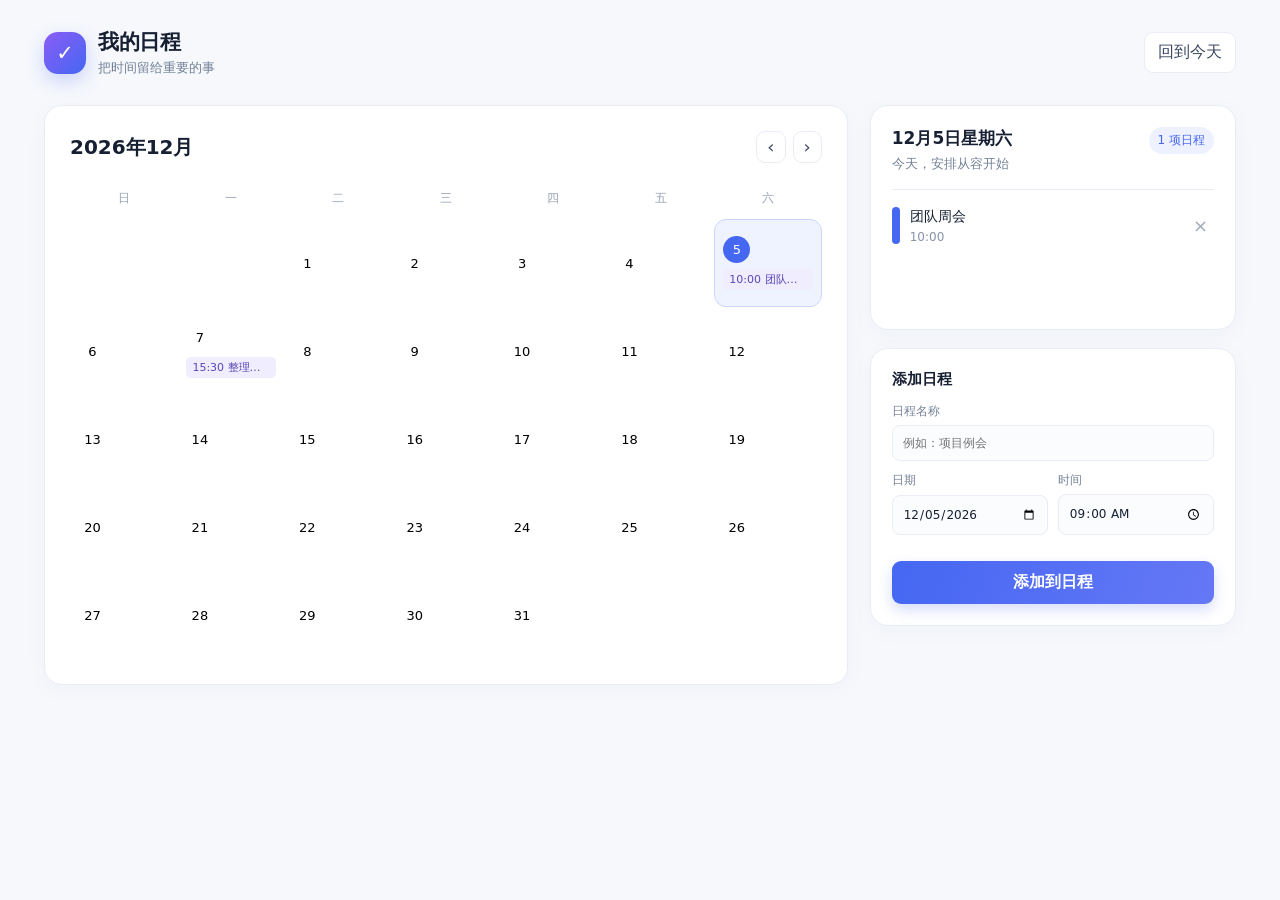
<file: index_re.html>
<!doctype html>
<html lang="zh-CN">
<head>
  <meta charset="UTF-8" />
  <meta name="viewport" content="width=device-width, initial-scale=1.0" />
  <title>日程 · 轻量管理器</title>
  <style>
    :root { --ink:#172033; --muted:#718096; --line:#e9edf3; --card:#fff; --blue:#4567f2; --purple:#8b5cf6; --bg:#f6f8fc; --danger:#f06464; }
    * { box-sizing:border-box; }
    body { margin:0; min-width:320px; background:var(--bg); color:var(--ink); font-family:"Microsoft YaHei","PingFang SC",system-ui,sans-serif; }
    button,input,select { font:inherit; }
    button { border:0; cursor:pointer; }
    .app { max-width:1240px; margin:0 auto; padding:28px 24px 40px; }
    header { display:flex; justify-content:space-between; align-items:center; margin-bottom:28px; }
    .brand { display:flex; gap:12px; align-items:center; }
    .brand-mark { width:42px; height:42px; display:grid; place-items:center; color:#fff; border-radius:14px; font-size:21px; background:linear-gradient(135deg,var(--purple),var(--blue)); box-shadow:0 7px 18px #506cf240; }
    h1 { margin:0; font-size:21px; letter-spacing:-.5px; } .sub { margin:3px 0 0; color:var(--muted); font-size:13px; }
    .today-button, .nav button { background:#fff; color:#3a4761; border:1px solid var(--line); border-radius:9px; padding:9px 13px; transition:.2s; }
    .today-button:hover,.nav button:hover { border-color:#b7c4ff; color:var(--blue); }
    .dashboard { display:grid; grid-template-columns:minmax(0,1.58fr) minmax(290px,.72fr); gap:22px; }
    .calendar, .side-card { background:var(--card); border:1px solid var(--line); border-radius:18px; box-shadow:0 5px 24px #25325c08; }
    .calendar { padding:25px; }
    .calendar-top { display:flex; align-items:center; justify-content:space-between; margin-bottom:22px; }
    #monthTitle { margin:0; font-size:20px; }
    .nav { display:flex; gap:7px; }.nav button { padding:6px 10px; font-size:18px; line-height:18px; }
    .weekdays,.days { display:grid; grid-template-columns:repeat(7,1fr); }.weekdays { margin-bottom:7px; }
    .weekdays span { text-align:center; color:#98a3b7; font-size:12px; padding:5px 0; }
    .day { min-height:88px; padding:8px; position:relative; background:transparent; text-align:left; border:1px solid transparent; border-radius:12px; transition:.18s; }
    .day:hover { background:#f6f8ff; }.day.empty { pointer-events:none; }
    .day.selected { background:#eff2ff; border-color:#cdd6ff; }.day.today .number { background:var(--blue); color:#fff; }
    .number { display:grid; place-items:center; width:27px; height:27px; border-radius:50%; font-size:13px; }
    .event-list { display:grid; gap:3px; margin-top:6px; }
    .event-label { display:block; overflow:hidden; text-overflow:ellipsis; white-space:nowrap; max-width:100%; padding:3px 6px; border-radius:5px; font-size:11px; color:#5c46b4; background:#f0edff; }
    .event-more { color:#7d8799; font-size:11px; padding-left:4px; }
    .side { display:flex; flex-direction:column; gap:18px; }.side-card { padding:21px; }
    .date-head { display:flex; justify-content:space-between; align-items:start; padding-bottom:16px; border-bottom:1px solid var(--line); }
    #selectedTitle { margin:0 0 5px; font-size:17px; }.date-head p { margin:0; color:var(--muted); font-size:13px; }
    .count { border-radius:20px; padding:5px 9px; font-size:12px; color:var(--blue); background:#eef1ff; }
    #scheduleList { padding:4px 0; min-height:118px; }.empty-state { text-align:center; color:#9aa5b6; font-size:13px; padding:34px 4px 16px; }
    .event { display:flex; align-items:center; gap:10px; padding:13px 0; border-bottom:1px solid #f1f3f7; }.event:last-child { border:0; }
    .event-color { width:8px; height:37px; border-radius:8px; background:var(--blue); }.event-main { min-width:0; flex:1; }.event-name { font-size:14px; overflow:hidden; text-overflow:ellipsis; white-space:nowrap; }.event-time { color:#8894a7; font-size:12px; margin-top:4px; }
    .delete { width:27px; height:27px; border-radius:7px; color:#a0a9b8; background:transparent; font-size:18px; }.delete:hover { color:var(--danger); background:#fff0f0; }
    .form-title { font-size:15px; font-weight:700; margin:0 0 14px; }.form-grid { display:grid; gap:11px; }.field { display:grid; gap:5px; color:#778398; font-size:12px; }.field input { width:100%; padding:10px; outline:none; border:1px solid var(--line); border-radius:8px; color:var(--ink); background:#fbfcfe; }.field input:focus { border-color:#9aabff; box-shadow:0 0 0 3px #e9edff; }
    .inline { display:grid; grid-template-columns:1fr 1fr; gap:10px; }.add { width:100%; margin-top:15px; padding:11px; color:white; font-weight:600; background:linear-gradient(110deg,var(--blue),#6578f6); border-radius:9px; box-shadow:0 6px 14px #5971e83d; }.add:hover { filter:brightness(1.05); }
    @media (max-width:800px) { .dashboard { grid-template-columns:1fr; }.day { min-height:64px; padding:5px; }.event-label { display:none; }.event-list { height:6px; width:6px; margin:7px 3px; border-radius:50%; background:var(--blue); box-shadow:9px 0 0 var(--purple),18px 0 0 #f5a524; }.event-more { display:none; }.calendar { padding:17px 12px; } .app { padding:18px 13px; } }
    @media (max-width:430px) { header .sub { display:none; }.day { min-height:52px; }.calendar-top { margin-bottom:12px; } }
  </style>
</head>
<body>
  <main class="app">
    <header>
      <div class="brand"><div class="brand-mark">✓</div><div><h1>我的日程</h1><p class="sub">把时间留给重要的事</p></div></div>
      <button class="today-button" id="todayBtn">回到今天</button>
    </header>
    <section class="dashboard">
      <section class="calendar" aria-label="日历"><div class="calendar-top"><h2 id="monthTitle"></h2><div class="nav"><button id="prevBtn" aria-label="上个月">‹</button><button id="nextBtn" aria-label="下个月">›</button></div></div><div class="weekdays"><span>日</span><span>一</span><span>二</span><span>三</span><span>四</span><span>五</span><span>六</span></div><div class="days" id="calendarDays"></div></section>
      <aside class="side">
        <section class="side-card"><div class="date-head"><div><h2 id="selectedTitle"></h2><p id="selectedDesc"></p></div><span class="count" id="eventCount">0 项日程</span></div><div id="scheduleList"></div></section>
        <section class="side-card"><h3 class="form-title">添加日程</h3><form id="scheduleForm" class="form-grid"><label class="field">日程名称<input id="eventName" maxlength="35" required placeholder="例如：项目例会" /></label><div class="inline"><label class="field">日期<input id="eventDate" type="date" required /></label><label class="field">时间<input id="eventTime" type="time" value="09:00" required /></label></div><button class="add" type="submit">添加到日程</button></form></section>
      </aside>
    </section>
  </main>
  <script>
    const $ = s => document.querySelector(s);
    const storeKey = 'simple-schedule-events';
    const today = new Date(); today.setHours(0,0,0,0);
    let selected = new Date(today), view = new Date(today.getFullYear(), today.getMonth(), 1);
    let events = JSON.parse(localStorage.getItem(storeKey) || 'null') || [
      {id:'demo-1', title:'团队周会', date:formatDate(today), time:'10:00'},
      {id:'demo-2', title:'整理本周计划', date:formatDate(new Date(today.getFullYear(),today.getMonth(),today.getDate()+2)), time:'15:30'}
    ];
    function formatDate(d) { const o = new Date(d.getTime()-d.getTimezoneOffset()*60000); return o.toISOString().slice(0,10); }
    function isSame(a,b) { return formatDate(a) === formatDate(b); }
    function save() { localStorage.setItem(storeKey, JSON.stringify(events)); }
    function render() {
      $('#monthTitle').textContent = view.toLocaleDateString('zh-CN',{year:'numeric',month:'long'});
      const first = new Date(view.getFullYear(),view.getMonth(),1), days = new Date(view.getFullYear(),view.getMonth()+1,0).getDate();
      let html = ''; for(let i=0;i<first.getDay();i++) html += '<div class="day empty"></div>';
      for(let n=1;n<=days;n++) { const date = new Date(view.getFullYear(),view.getMonth(),n), key = formatDate(date), items = events.filter(e=>e.date===key).sort((a,b)=>a.time.localeCompare(b.time)), shown = items.slice(0,2); const preview = items.length ? `<span class="event-list">${shown.map(e=>`<span class="event-label">${escapeHtml(e.time)} ${escapeHtml(e.title)}</span>`).join('')}${items.length>2?`<span class="event-more">+${items.length-2} 项</span>`:''}</span>` : ''; html += `<button class="day ${isSame(date,selected)?'selected':''} ${isSame(date,today)?'today':''}" data-date="${key}"><span class="number">${n}</span>${preview}</button>`; }
      $('#calendarDays').innerHTML = html; renderList();
    }
    function renderList() { const key = formatDate(selected), items = events.filter(e=>e.date===key).sort((a,b)=>a.time.localeCompare(b.time));
      $('#selectedTitle').textContent = selected.toLocaleDateString('zh-CN',{month:'long',day:'numeric',weekday:'long'});
      $('#selectedDesc').textContent = isSame(selected,today) ? '今天，安排从容开始' : selected.toLocaleDateString('zh-CN',{year:'numeric',month:'long',day:'numeric'});
      $('#eventCount').textContent = `${items.length} 项日程`;
      $('#scheduleList').innerHTML = items.length ? items.map((e,i)=>`<div class="event"><span class="event-color" style="background:${['#4567f2','#8b5cf6','#e9914b'][i%3]}"></span><div class="event-main"><div class="event-name">${escapeHtml(e.title)}</div><div class="event-time">${e.time}</div></div><button class="delete" data-id="${e.id}" title="删除日程">×</button></div>`).join('') : '<div class="empty-state">这一天还没有安排<br>给自己留一点空白吧</div>';
      $('#eventDate').value = key;
    }
    function escapeHtml(v) { const d=document.createElement('div'); d.textContent=v; return d.innerHTML; }
    $('#calendarDays').addEventListener('click', e => { const b=e.target.closest('[data-date]'); if(!b)return; selected=new Date(b.dataset.date+'T00:00:00'); view=new Date(selected.getFullYear(),selected.getMonth(),1); render(); });
    $('#scheduleList').addEventListener('click', e => { const b=e.target.closest('.delete'); if(!b)return; events=events.filter(x=>x.id!==b.dataset.id); save(); render(); });
    $('#prevBtn').onclick=()=>{view.setMonth(view.getMonth()-1);render()}; $('#nextBtn').onclick=()=>{view.setMonth(view.getMonth()+1);render()};
    $('#todayBtn').onclick=()=>{selected=new Date(today);view=new Date(today.getFullYear(),today.getMonth(),1);render()};
    $('#eventDate').addEventListener('change', e=>{ if(e.target.value){selected=new Date(e.target.value+'T00:00:00');view=new Date(selected.getFullYear(),selected.getMonth(),1);render();} });
    $('#scheduleForm').addEventListener('submit', e=>{ e.preventDefault(); const title=$('#eventName').value.trim(), date=$('#eventDate').value, time=$('#eventTime').value; if(!title||!date)return; events.push({id:Date.now().toString(),title,date,time}); save(); selected=new Date(date+'T00:00:00');view=new Date(selected.getFullYear(),selected.getMonth(),1);$('#eventName').value='';render(); });
    render();
  </script>
</body>
</html>
</file>
